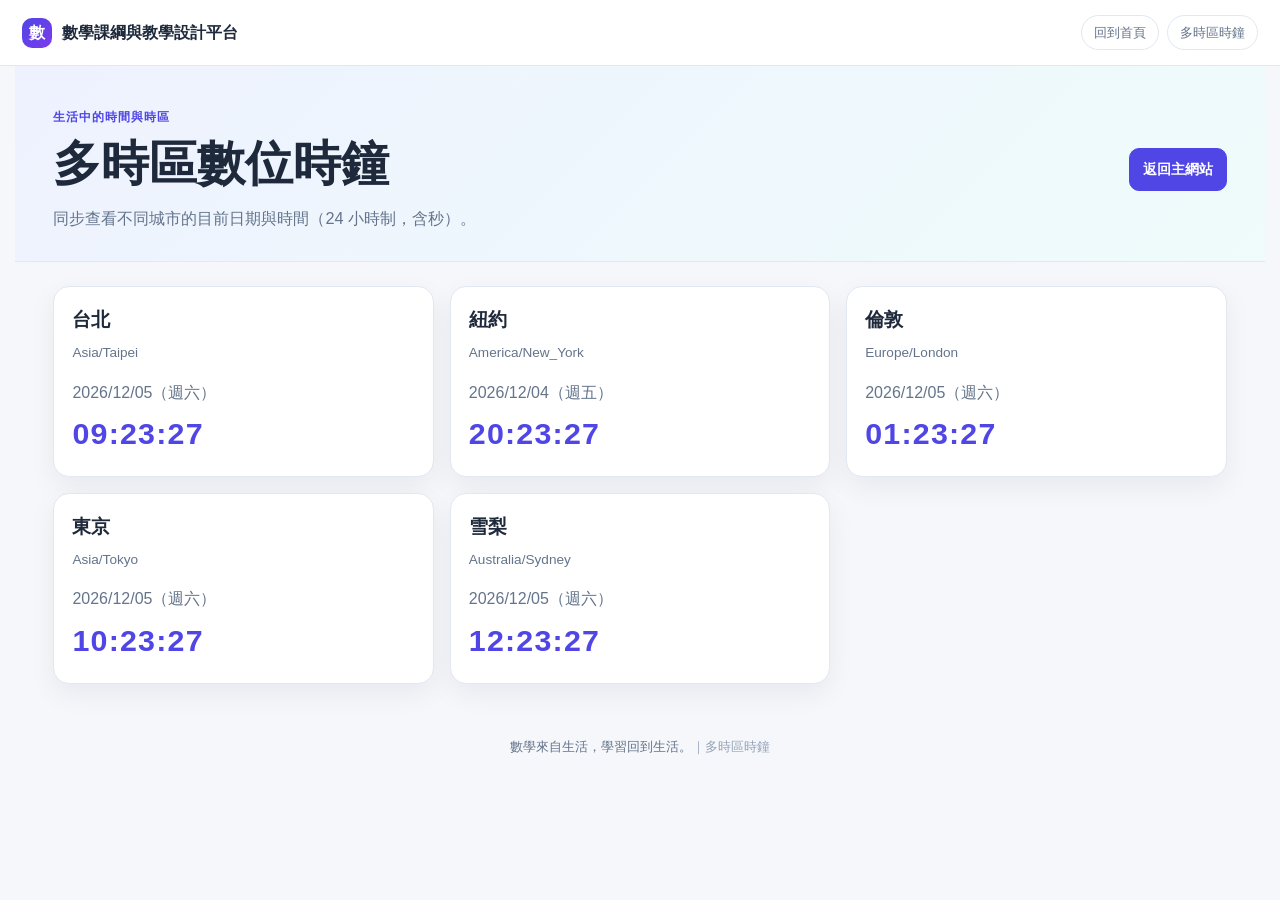
<file: clock.html>
<!doctype html>
<html lang="zh-Hant">
<head>
  <meta charset="UTF-8" />
  <meta name="viewport" content="width=device-width, initial-scale=1.0" />
  <meta name="description" content="多時區數位時鐘，顯示台北、紐約、倫敦、東京、雪梨目前日期與時間。" />
  <title>多時區數位時鐘｜臺灣 108 數學課綱學習活動設計</title>
  <link rel="stylesheet" href="styles.css" />
</head>
<body>
  <header class="topbar">
    <a class="brand" href="index.html"><span class="brand-mark">數</span><span>數學課綱與教學設計平台</span></a>
    <nav class="top-nav" aria-label="時鐘頁導覽">
      <a href="index.html">回到首頁</a>
      <a href="#world-clocks">多時區時鐘</a>
    </nav>
  </header>

  <main class="main clock-main">
    <section class="intro section-pad clock-intro" id="world-clocks">
      <div>
        <p class="eyebrow">生活中的時間與時區</p>
        <h1>多時區數位時鐘</h1>
        <p class="lead">同步查看不同城市的目前日期與時間（24 小時制，含秒）。</p>
      </div>
      <a class="button primary" href="index.html">返回主網站</a>
    </section>

    <section class="section-pad clock-section" aria-label="世界主要城市目前時間">
      <ul id="clockGrid" class="clock-grid"></ul>
    </section>
  </main>

  <footer class="footer">數學來自生活，學習回到生活。<span>｜多時區時鐘</span></footer>
  <script src="clock.js"></script>
</body>
</html>
</file>
<file: styles.css>
:root{--bg:#f5f7fb;--panel:#fff;--soft:#f8fafc;--border:#e2e8f0;--text:#1e293b;--muted:#64748b;--primary:#4f46e5;--primary-soft:#eef2ff;--teal:#0f766e;--amber:#9a3412;--shadow:0 10px 28px rgba(15,23,42,.06)}*{box-sizing:border-box}html{scroll-behavior:smooth}body{margin:0;background:var(--bg);color:var(--text);font-family:"Microsoft JhengHei","Noto Sans TC",sans-serif;line-height:1.6}.topbar{height:66px;background:#fff;border-bottom:1px solid var(--border);display:flex;align-items:center;gap:16px;padding:0 22px;position:sticky;top:0;z-index:10}.brand{display:flex;align-items:center;gap:10px;color:var(--text);text-decoration:none;font-weight:800;white-space:nowrap}.brand-mark{width:30px;height:30px;border-radius:10px;background:linear-gradient(135deg,#4f46e5,#7c3aed);color:#fff;display:grid;place-items:center}.icon-button,.close-button{border:0;background:transparent;color:var(--muted);font-size:1.2rem;cursor:pointer}.top-nav{display:flex;align-items:center;gap:8px;margin-left:auto}.top-nav a{color:var(--muted);text-decoration:none;border:1px solid var(--border);border-radius:999px;padding:6px 12px;font-size:.82rem}.top-nav a:hover{color:var(--primary);border-color:#c7d2fe}.nav-disabled{opacity:.7}.shell{display:flex;min-height:calc(100vh - 66px)}.sidebar{width:270px;flex:0 0 270px;background:#fff;border-right:1px solid var(--border);padding:18px 16px;transition:margin-left .25s ease;overflow:auto}.sidebar.collapsed{margin-left:-270px}.sidebar-heading{display:flex;justify-content:space-between;align-items:center;font-weight:800}.sidebar-note{color:var(--muted);font-size:.82rem;margin:8px 0 18px}.filter-label{display:block;font-size:.8rem;color:var(--muted);font-weight:700;margin:14px 0 5px}select{width:100%;border:1px solid var(--border);border-radius:9px;padding:9px;background:var(--soft);color:var(--text)}.index-links{display:grid;gap:7px;border-top:1px solid var(--border);margin-top:20px;padding-top:15px}.index-links a{color:var(--text);text-decoration:none;border-radius:8px;padding:8px;font-size:.88rem}.index-links a:hover{background:var(--primary-soft);color:var(--primary)}.future-link{color:var(--teal)!important}.main{min-width:0;flex:1}.section-pad{max-width:1250px;margin:0 auto;padding-left:clamp(18px,3vw,42px);padding-right:clamp(18px,3vw,42px)}.intro{padding-top:42px;padding-bottom:30px;background:linear-gradient(135deg,#eef2ff,#effcfb);border-bottom:1px solid var(--border);display:flex;justify-content:space-between;gap:30px;align-items:center}.eyebrow{color:var(--primary);font-size:.76rem;font-weight:800;letter-spacing:.08em;margin:0 0 8px}.intro h1{font-size:clamp(1.8rem,4vw,3rem);line-height:1.2;margin:0 0 12px}.lead{color:var(--muted);max-width:760px;font-size:1.02rem;margin:0}.intro-actions{display:flex;gap:10px;flex-wrap:wrap}.button{display:inline-block;border:1px solid var(--border);border-radius:10px;padding:9px 13px;color:var(--text);background:#fff;text-decoration:none;font-weight:700;font-size:.88rem}.button.primary{background:var(--primary);border-color:var(--primary);color:#fff}.search-row{padding-top:20px;padding-bottom:5px}.search-box{display:flex;align-items:center;gap:10px;background:#fff;border:1px solid var(--border);border-radius:12px;padding:8px 10px;max-width:780px}.search-box input{border:0;outline:0;flex:1;font:inherit;min-width:0}.search-box button{border:0;background:var(--primary);color:#fff;border-radius:8px;padding:8px 13px;font-weight:700;cursor:pointer}.result-message{color:var(--muted);font-size:.82rem;margin:7px 0}.content-section{padding-top:28px}.section-header{display:flex;justify-content:space-between;align-items:end;gap:20px;margin-bottom:14px}.section-header h2,.submit-section h2,.reserved-section h2{margin:0;line-height:1.25}.section-header>a{color:var(--primary);text-decoration:none;font-weight:700;font-size:.88rem}.section-description{color:var(--muted);font-size:.86rem}.featured-grid{display:grid;grid-template-columns:repeat(3,minmax(0,1fr));gap:16px}.feature-card,.resource-card{background:var(--panel);border:1px solid var(--border);border-radius:16px;padding:18px;box-shadow:var(--shadow);display:flex;flex-direction:column;gap:11px}.feature-card h3,.resource-card h3,.academic-layout h3{margin:0;font-size:1.15rem;line-height:1.45}.feature-card p,.resource-card p,.academic-layout p{color:var(--muted);margin:0}.feature-card>a{color:var(--primary);font-weight:700;text-decoration:none;margin-top:auto}.academic-card{background:linear-gradient(145deg,#fffdf7,#fff7ed);border-color:#f1d8a3}.life-card{background:linear-gradient(145deg,#f0fdfa,#fff)}.content-type{display:inline-block;width:max-content;padding:4px 8px;border-radius:999px;font-size:.7rem;font-weight:800}.teaching-type{color:#075985;background:#e0f2fe;border:1px solid #bae6fd}.academic-type{color:var(--amber);background:#fef3c7;border:1px solid #fcd34d}.life-type{color:var(--teal);background:#ccfbf1;border:1px solid #99f6e4}.tags{display:flex;flex-wrap:wrap;gap:6px}.tags span,.resource-meta{color:var(--muted);font-size:.76rem}.tags span{background:var(--soft);border:1px solid var(--border);border-radius:999px;padding:3px 7px}.card-grid{display:grid;grid-template-columns:repeat(3,minmax(0,1fr));gap:14px}.resource-card{min-height:210px}.resource-meta{margin-top:auto}.academic-section{margin-top:28px;padding-top:30px;padding-bottom:30px;background:#fffbf2;border-top:1px solid #f3dfb2;border-bottom:1px solid #f3dfb2}.academic-layout{display:grid;grid-template-columns:.85fr 1.15fr;gap:22px}.academic-list{display:grid;gap:12px}.academic-list article{background:#fffdf7;border:1px solid #f1d8a3;border-radius:12px;padding:14px}.academic-list article h3{font-size:1rem;margin:9px 0 4px}.reserved-section{margin-top:28px;background:#f0fdfa;border:1px dashed #5eead4;border-radius:16px;padding-top:24px;padding-bottom:24px;display:flex;justify-content:space-between;align-items:center;gap:20px}.reserved-section p{color:var(--muted);max-width:800px;margin-bottom:0}.reserved-badge{white-space:nowrap;color:var(--teal);background:#ccfbf1;border:1px solid #99f6e4;border-radius:999px;padding:7px 10px;font-size:.78rem;font-weight:800}.submit-section{padding-top:42px;padding-bottom:42px;text-align:center}.submit-section p{color:var(--muted)}.footer{padding:22px;text-align:center;color:var(--muted);font-size:.82rem}.footer span{color:#94a3b8}@media(max-width:1000px){.top-nav a:nth-child(3){display:none}.featured-grid,.card-grid{grid-template-columns:1fr 1fr}.intro{display:block}.intro-actions{margin-top:20px}.academic-layout{grid-template-columns:1fr}}@media(max-width:700px){.topbar{padding:0 12px}.brand span:last-child{display:none}.top-nav a{padding:5px 8px}.top-nav a:nth-child(1),.top-nav a:nth-child(2){display:none}.sidebar{position:fixed;top:66px;bottom:0;left:0;z-index:9;box-shadow:10px 0 25px #0f172a18}.sidebar.collapsed{margin-left:-270px}.featured-grid,.card-grid{grid-template-columns:1fr}.section-header{display:block}.section-description{display:block;margin-top:6px}.reserved-section{display:block}.reserved-badge{display:inline-block;margin-top:15px}}

.clock-main{padding-bottom:30px}
.clock-intro{margin-bottom:24px}
.clock-section{padding-top:0}
.clock-grid{display:grid;grid-template-columns:repeat(3,minmax(0,1fr));gap:16px;list-style:none;margin:0;padding:0}
.clock-card{background:var(--panel);border:1px solid var(--border);border-radius:16px;padding:18px;box-shadow:var(--shadow)}
.clock-card h2{margin:0 0 6px;font-size:1.2rem}
.clock-timezone{margin:0;color:var(--muted);font-size:.85rem}
.clock-date{margin:16px 0 4px;color:var(--muted)}
.clock-time{margin:0;font-size:1.9rem;font-weight:800;letter-spacing:.04em;font-variant-numeric:tabular-nums;color:var(--primary)}

@media(max-width:1000px){
  .clock-grid{grid-template-columns:1fr 1fr}
}

@media(max-width:700px){
  .clock-grid{grid-template-columns:1fr}
  .clock-time{font-size:1.7rem}
}
</file>
